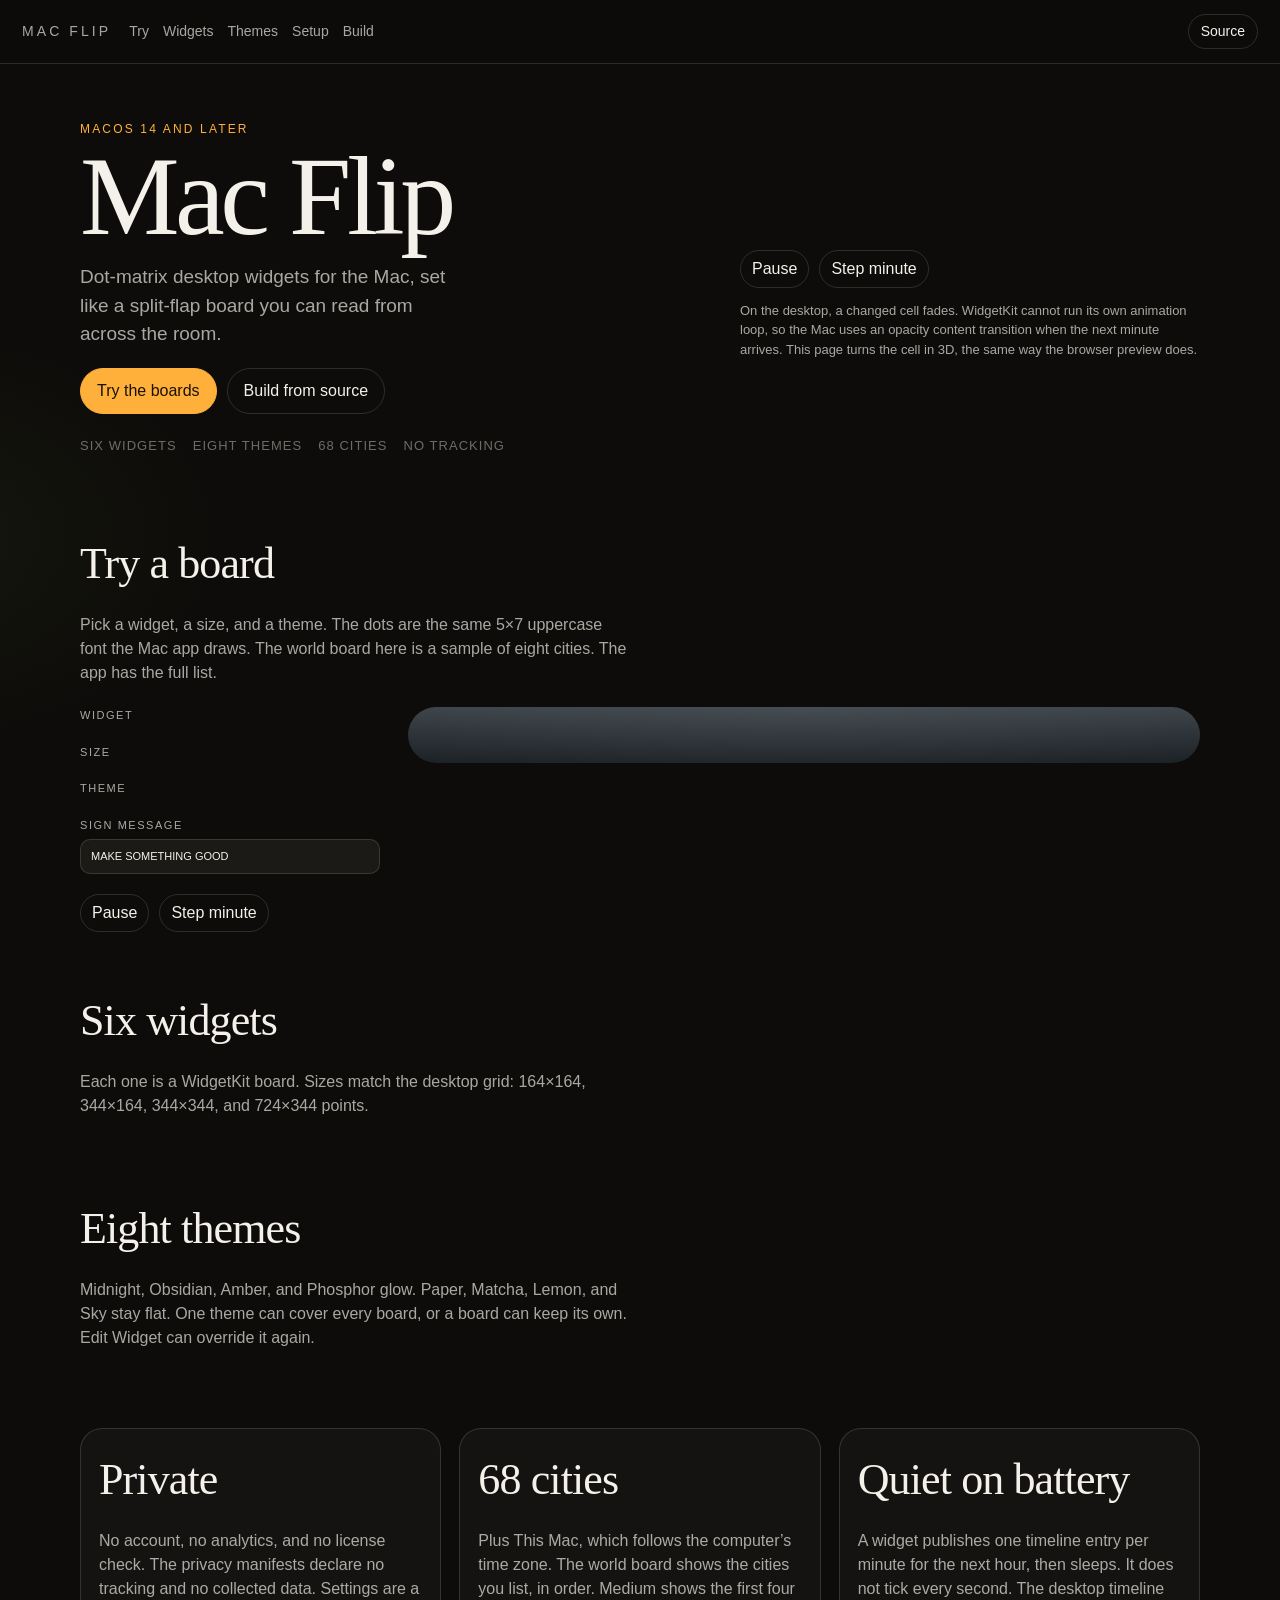
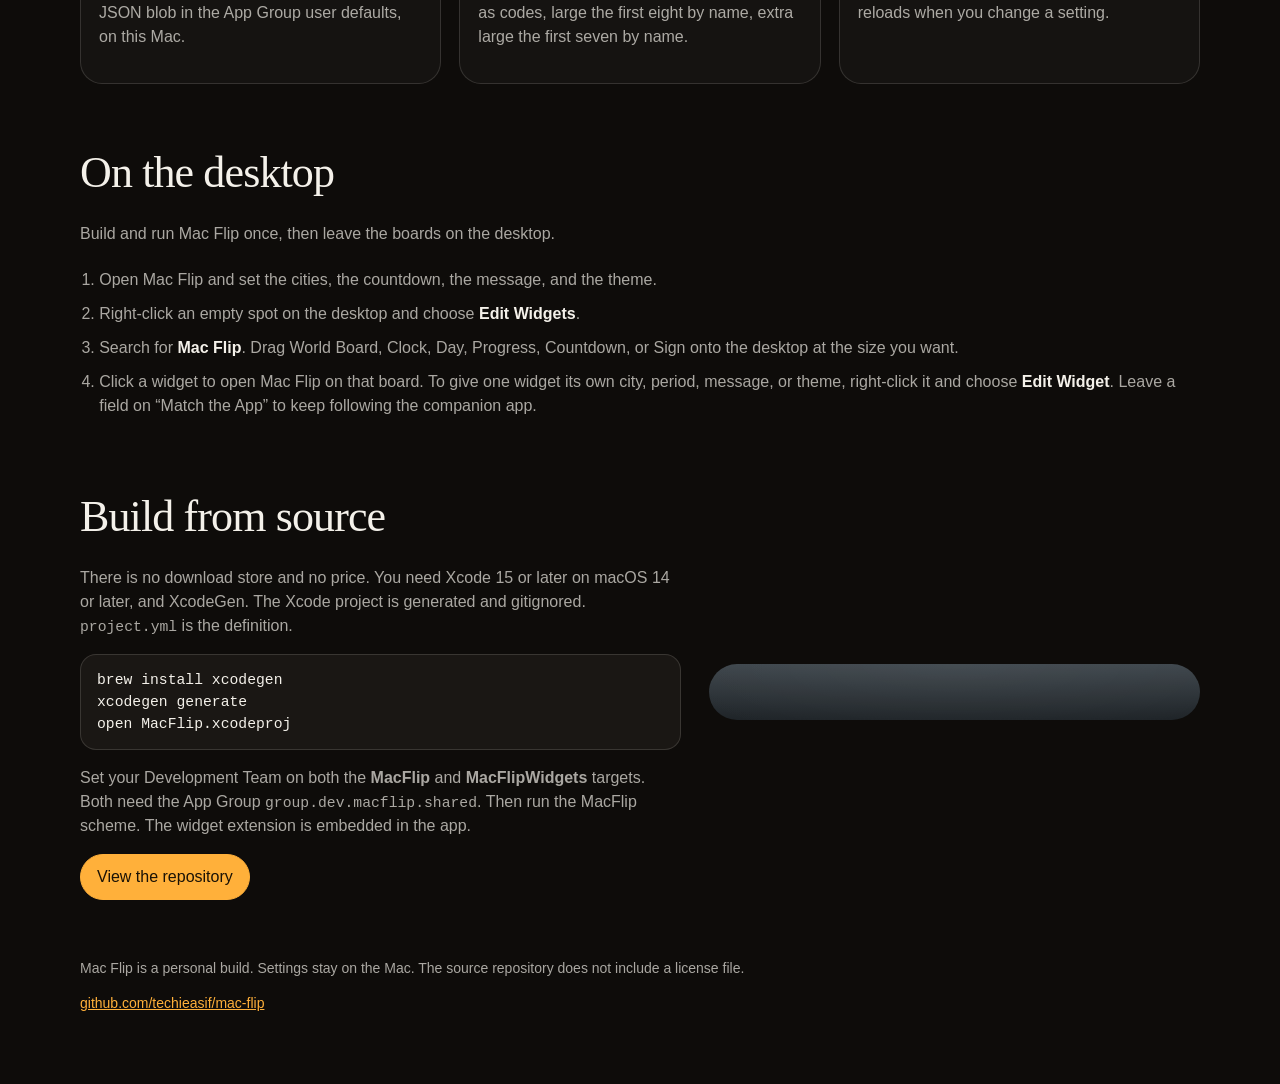
<file: site/index.html>
<!DOCTYPE html>
<html lang="en">
<head>
  <meta charset="utf-8">
  <meta name="viewport" content="width=device-width, initial-scale=1">
  <meta name="color-scheme" content="dark">
  <meta name="description" content="Mac Flip is a set of dot-matrix desktop widgets for the Mac. World clocks, a clock, the day, progress, a countdown, and a sign. Private, and quiet between minutes.">
  <meta property="og:title" content="Mac Flip">
  <meta property="og:description" content="Dot-matrix desktop widgets for the Mac. Six boards, eight themes, and no tracking.">
  <meta property="og:type" content="website">
  <meta property="og:url" content="https://techieasif.github.io/mac-flip/">
  <meta name="twitter:card" content="summary">
  <meta name="twitter:title" content="Mac Flip">
  <meta name="twitter:description" content="Dot-matrix desktop widgets for the Mac. Six boards, eight themes, and no tracking.">
  <title>Mac Flip — dot-matrix desktop widgets</title>
  <link rel="icon" href="favicon.png">
  <link rel="stylesheet" href="styles.css">
</head>
<body>
  <a class="skip" href="#try">Skip to the boards</a>
  <header class="nav">
    <a class="wordmark" href="#top">Mac Flip</a>
    <nav>
      <a href="#try">Try</a>
      <a href="#widgets">Widgets</a>
      <a href="#themes">Themes</a>
      <a href="#setup">Setup</a>
      <a href="#build">Build</a>
    </nav>
    <a class="nav-cta" href="https://github.com/techieasif/mac-flip">Source</a>
  </header>

  <main id="top">
    <section class="hero">
      <div class="hero-copy">
        <p class="eyebrow">macOS 14 and later</p>
        <h1>Mac Flip</h1>
        <p class="pitch">Dot-matrix desktop widgets for the Mac, set like a split-flap board you can read from across the room.</p>
        <div class="hero-actions">
          <a class="button primary" href="#try">Try the boards</a>
          <a class="button" href="#build">Build from source</a>
        </div>
        <ul class="facts">
          <li>Six widgets</li>
          <li>Eight themes</li>
          <li>68 cities</li>
          <li>No tracking</li>
        </ul>
      </div>
      <div class="hero-stage">
        <div id="hero-mount" class="mount"></div>
        <p id="hero-caption" class="caption"></p>
        <div class="hero-tools">
          <button type="button" id="hero-pause" class="text-button">Pause</button>
          <button type="button" id="hero-step" class="text-button">Step minute</button>
        </div>
        <p class="aside">On the desktop, a changed cell fades. WidgetKit cannot run its own animation loop, so the Mac uses an opacity content transition when the next minute arrives. This page turns the cell in 3D, the same way the browser preview does.</p>
      </div>
    </section>

    <section id="try" class="panel">
      <div class="section-head">
        <h2>Try a board</h2>
        <p>Pick a widget, a size, and a theme. The dots are the same 5×7 uppercase font the Mac app draws. The world board here is a sample of eight cities. The app has the full list.</p>
      </div>
      <div class="try-layout">
        <div class="controls">
          <div class="control">
            <span id="widget-label">Widget</span>
            <div class="choices" id="widget-choices" role="group" aria-labelledby="widget-label"></div>
          </div>
          <div class="control">
            <span id="size-label">Size</span>
            <div class="choices" id="size-choices" role="group" aria-labelledby="size-label"></div>
          </div>
          <div class="control">
            <span id="theme-label">Theme</span>
            <div class="choices" id="theme-choices" role="group" aria-labelledby="theme-label"></div>
          </div>
          <label class="field" for="message">Sign message
            <input id="message" maxlength="80" value="MAKE SOMETHING GOOD" autocomplete="off">
          </label>
          <div class="row-actions">
            <button type="button" id="try-pause" class="text-button">Pause</button>
            <button type="button" id="try-step" class="text-button">Step minute</button>
          </div>
        </div>
        <div class="try-stage">
          <div id="try-mount" class="mount desk"></div>
          <p id="try-caption" class="caption"></p>
        </div>
      </div>
    </section>

    <section id="widgets" class="panel">
      <div class="section-head">
        <h2>Six widgets</h2>
        <p>Each one is a WidgetKit board. Sizes match the desktop grid: 164×164, 344×164, 344×344, and 724×344 points.</p>
      </div>
      <div id="widget-grid" class="widget-grid"></div>
    </section>

    <section id="themes" class="panel">
      <div class="section-head">
        <h2>Eight themes</h2>
        <p>Midnight, Obsidian, Amber, and Phosphor glow. Paper, Matcha, Lemon, and Sky stay flat. One theme can cover every board, or a board can keep its own. Edit Widget can override it again.</p>
      </div>
      <div id="theme-grid" class="theme-grid"></div>
    </section>

    <section class="panel quiet" id="quiet">
      <article>
        <h2>Private</h2>
        <p>No account, no analytics, and no license check. The privacy manifests declare no tracking and no collected data. Settings are a JSON blob in the App Group user defaults, on this Mac.</p>
      </article>
      <article>
        <h2>68 cities</h2>
        <p>Plus This Mac, which follows the computer’s time zone. The world board shows the cities you list, in order. Medium shows the first four as codes, large the first eight by name, extra large the first seven by name.</p>
      </article>
      <article>
        <h2>Quiet on battery</h2>
        <p>A widget publishes one timeline entry per minute for the next hour, then sleeps. It does not tick every second. The desktop timeline reloads when you change a setting.</p>
      </article>
    </section>

    <section id="setup" class="panel">
      <div class="section-head">
        <h2>On the desktop</h2>
        <p>Build and run Mac Flip once, then leave the boards on the desktop.</p>
      </div>
      <ol class="steps">
        <li>Open Mac Flip and set the cities, the countdown, the message, and the theme.</li>
        <li>Right-click an empty spot on the desktop and choose <strong>Edit Widgets</strong>.</li>
        <li>Search for <strong>Mac Flip</strong>. Drag World Board, Clock, Day, Progress, Countdown, or Sign onto the desktop at the size you want.</li>
        <li>Click a widget to open Mac Flip on that board. To give one widget its own city, period, message, or theme, right-click it and choose <strong>Edit Widget</strong>. Leave a field on “Match the App” to keep following the companion app.</li>
      </ol>
    </section>

    <section id="build" class="panel build">
      <div>
        <h2>Build from source</h2>
        <p>There is no download store and no price. You need Xcode 15 or later on macOS 14 or later, and XcodeGen. The Xcode project is generated and gitignored. <code>project.yml</code> is the definition.</p>
        <pre><code>brew install xcodegen
xcodegen generate
open MacFlip.xcodeproj</code></pre>
        <p>Set your Development Team on both the <strong>MacFlip</strong> and <strong>MacFlipWidgets</strong> targets. Both need the App Group <code>group.dev.macflip.shared</code>. Then run the MacFlip scheme. The widget extension is embedded in the app.</p>
        <a class="button primary" href="https://github.com/techieasif/mac-flip">View the repository</a>
      </div>
      <div id="build-mount" class="mount desk build-board"></div>
    </section>
  </main>

  <footer>
    <p>Mac Flip is a personal build. Settings stay on the Mac. The source repository does not include a license file.</p>
    <p><a href="https://github.com/techieasif/mac-flip">github.com/techieasif/mac-flip</a></p>
  </footer>

  <script src="font.js"></script>
  <script src="board.js"></script>
  <script src="landing.js"></script>
</body>
</html>
</file>
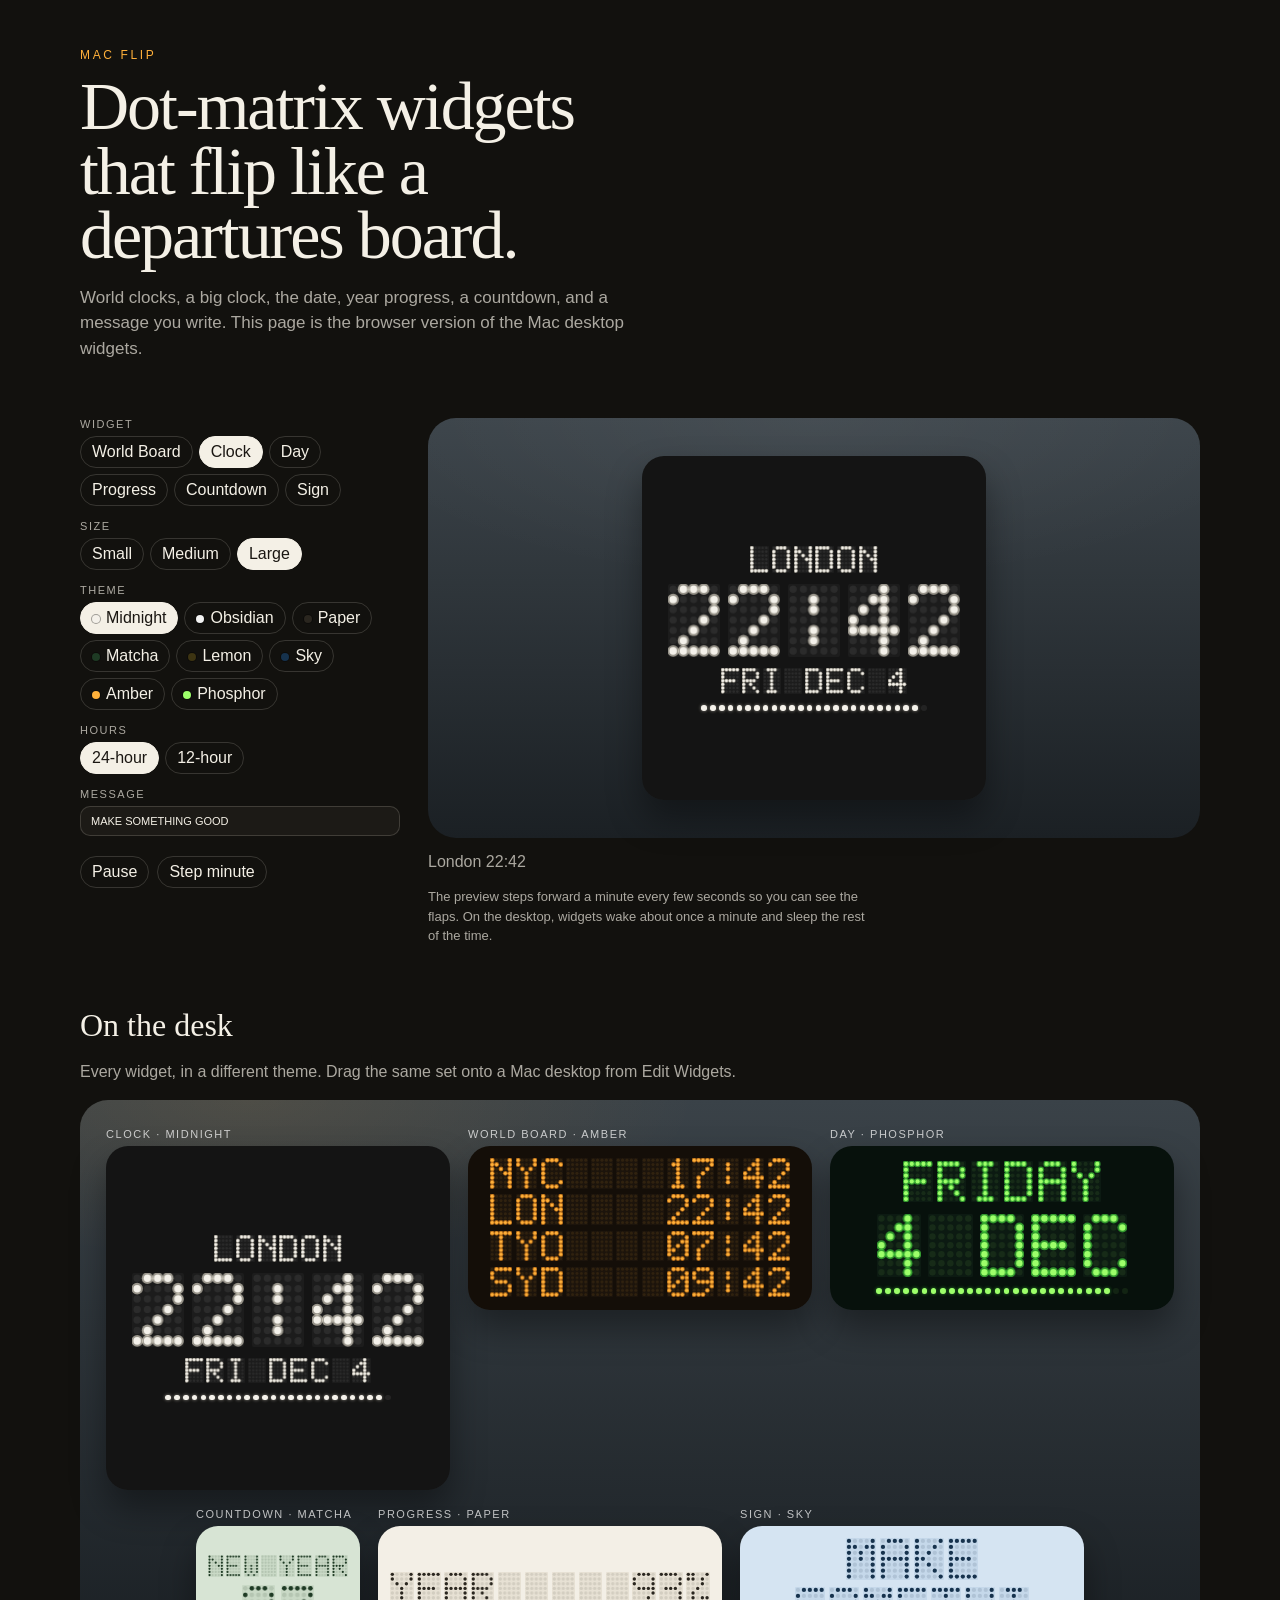
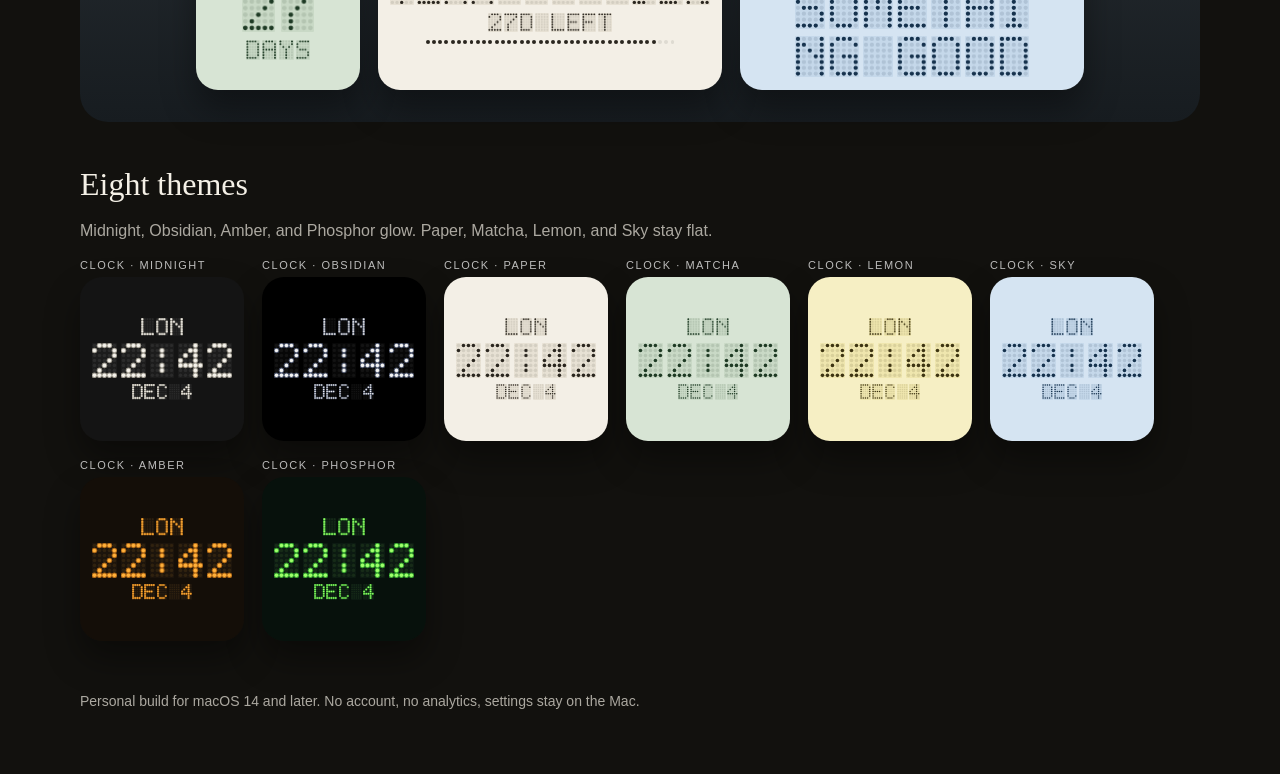
<file: WebPreview/index.html>
<!DOCTYPE html>
<html lang="en">
<head>
  <meta charset="utf-8">
  <meta name="viewport" content="width=device-width, initial-scale=1">
  <title>Mac Flip — dot-matrix widgets</title>
  <link rel="stylesheet" href="styles.css">
</head>
<body>
  <header class="top">
    <p class="mark">Mac Flip</p>
    <h1>Dot-matrix widgets that flip like a departures board.</h1>
    <p class="lede">World clocks, a big clock, the date, year progress, a countdown, and a message you write. This page is the browser version of the Mac desktop widgets.</p>
  </header>

  <section class="try" id="try">
    <div class="controls">
      <div class="control">
        <span>Widget</span>
        <div class="choices" id="widget-choices"></div>
      </div>
      <div class="control">
        <span>Size</span>
        <div class="choices" id="size-choices"></div>
      </div>
      <div class="control">
        <span>Theme</span>
        <div class="choices" id="theme-choices"></div>
      </div>
      <div class="control">
        <span>Hours</span>
        <div class="choices" id="hour-choices"></div>
      </div>
      <label class="field" id="message-field">
        Message
        <input id="message" maxlength="80" value="MAKE SOMETHING GOOD">
      </label>
      <div class="row-actions">
        <button type="button" id="pause" class="text-button">Pause</button>
        <button type="button" id="step" class="text-button">Step minute</button>
      </div>
    </div>
    <div class="stage-wrap">
      <div id="stage"></div>
      <p id="caption" class="caption"></p>
      <p class="hint">The preview steps forward a minute every few seconds so you can see the flaps. On the desktop, widgets wake about once a minute and sleep the rest of the time.</p>
    </div>
  </section>

  <section class="desk-section" id="desk-section">
    <h2>On the desk</h2>
    <p class="section-copy">Every widget, in a different theme. Drag the same set onto a Mac desktop from Edit Widgets.</p>
    <div id="desk" class="desk"></div>
  </section>

  <section id="themes-section">
    <h2>Eight themes</h2>
    <p class="section-copy">Midnight, Obsidian, Amber, and Phosphor glow. Paper, Matcha, Lemon, and Sky stay flat.</p>
    <div id="themes" class="theme-grid"></div>
  </section>

  <footer>
    <p>Personal build for macOS 14 and later. No account, no analytics, settings stay on the Mac.</p>
  </footer>
  <script src="font.js"></script>
  <script src="board.js"></script>
  <script src="app.js"></script>
</body>
</html>
</file>
<file: site/styles.css>
:root {
  color-scheme: dark;
  --ink: #f4f1ea;
  --muted: rgba(244, 241, 234, 0.68);
  --faint: rgba(244, 241, 234, 0.42);
  --line: rgba(244, 241, 234, 0.14);
  --bg: #0e0c0a;
  --panel: #161310;
  --accent: #ffb03a;
  --desk-top: #3c444a;
  --desk-bottom: #1b2024;
  --sans: "Avenir Next", "Segoe UI", sans-serif;
  --serif: Palatino, "Iowan Old Style", "Palatino Linotype", Georgia, serif;
}

* { box-sizing: border-box; }

html { scroll-behavior: smooth; }

body {
  margin: 0;
  background:
    radial-gradient(900px 480px at 80% -10%, rgba(255, 176, 58, 0.14), transparent 55%),
    radial-gradient(700px 420px at -10% 20%, rgba(157, 255, 106, 0.05), transparent 50%),
    var(--bg);
  color: var(--ink);
  font-family: var(--sans);
  line-height: 1.5;
}

.skip {
  position: absolute;
  left: 12px;
  top: -40px;
  background: var(--ink);
  color: #1a1612;
  padding: 8px 12px;
  z-index: 20;
}

.skip:focus { top: 12px; }

.nav {
  position: sticky;
  top: 0;
  z-index: 10;
  display: flex;
  align-items: center;
  gap: 18px;
  padding: 14px 22px;
  background: rgba(14, 12, 10, 0.82);
  backdrop-filter: blur(16px);
  border-bottom: 1px solid var(--line);
}

.wordmark {
  color: var(--accent);
  text-decoration: none;
  letter-spacing: 0.22em;
  text-transform: uppercase;
  font-size: 13px;
}

.nav nav {
  display: flex;
  flex-wrap: wrap;
  gap: 14px;
  margin-right: auto;
}

.nav a {
  color: var(--muted);
  text-decoration: none;
  font-size: 14px;
}

.nav a:hover,
.nav a:focus-visible { color: var(--ink); }

.nav-cta {
  border: 1px solid var(--line);
  border-radius: 999px;
  padding: 6px 12px;
  color: var(--ink) !important;
}

.hero, .panel, footer {
  width: min(1120px, calc(100% - 32px));
  margin-left: auto;
  margin-right: auto;
}

.hero {
  display: grid;
  grid-template-columns: minmax(0, 1fr) minmax(280px, 460px);
  gap: 36px;
  align-items: center;
  padding: 56px 0 28px;
}

.eyebrow {
  margin: 0 0 10px;
  letter-spacing: 0.18em;
  text-transform: uppercase;
  font-size: 12px;
  color: var(--accent);
}

h1 {
  margin: 0;
  font-family: var(--serif);
  font-weight: 500;
  font-size: clamp(64px, 10vw, 112px);
  line-height: 0.86;
  letter-spacing: -0.04em;
}

.pitch {
  max-width: 36ch;
  font-size: 19px;
  color: var(--muted);
}

.hero-actions, .row-actions, .hero-tools {
  display: flex;
  flex-wrap: wrap;
  gap: 10px;
}

.button, .text-button, .choices button, .field input {
  font: inherit;
  color: var(--ink);
}

.button {
  display: inline-block;
  text-decoration: none;
  border: 1px solid var(--line);
  border-radius: 999px;
  padding: 10px 16px;
}

.button.primary {
  background: var(--accent);
  color: #1a1206;
  border-color: var(--accent);
}

.facts {
  display: flex;
  flex-wrap: wrap;
  gap: 8px 16px;
  margin: 22px 0 0;
  padding: 0;
  list-style: none;
  color: var(--faint);
  font-size: 13px;
  letter-spacing: 0.08em;
  text-transform: uppercase;
}

.hero-stage, .try-stage, .build {
  min-width: 0;
}

.mount {
  display: flex;
  justify-content: center;
}

.desk {
  padding: 28px 16px;
  border-radius: 28px;
  background:
    radial-gradient(800px 240px at 50% 0%, rgba(255, 255, 255, 0.05), transparent 60%),
    linear-gradient(180deg, var(--desk-top), var(--desk-bottom));
}

.caption, .aside, .section-head p, .quiet p, .steps, .build p, footer p {
  color: var(--muted);
}

.caption { min-height: 1.4em; margin: 12px 0; text-align: center; }

.aside { font-size: 13px; }

.text-button, .choices button {
  border: 1px solid var(--line);
  background: transparent;
  border-radius: 999px;
  padding: 6px 11px;
  cursor: pointer;
}

.choices button[aria-pressed="true"] {
  background: var(--ink);
  color: #1a1612;
  border-color: var(--ink);
}

.button:focus-visible, .text-button:focus-visible, .choices button:focus-visible, .field input:focus-visible, .nav a:focus-visible {
  outline: 2px solid var(--accent);
  outline-offset: 2px;
}

.panel { padding: 48px 0 8px; }

.section-head { max-width: 62ch; margin-bottom: 22px; }

h2, h3 {
  font-family: var(--serif);
  font-weight: 500;
  letter-spacing: -0.02em;
}

h2 { margin: 0 0 8px; font-size: clamp(32px, 4vw, 44px); }

h3 { margin: 0 0 8px; font-size: 26px; }

.try-layout {
  display: grid;
  grid-template-columns: minmax(220px, 300px) minmax(0, 1fr);
  gap: 28px;
  align-items: start;
}

.controls { display: flex; flex-direction: column; gap: 14px; }

.control span, .field {
  display: block;
  margin-bottom: 6px;
  font-size: 11px;
  letter-spacing: 0.14em;
  text-transform: uppercase;
  color: var(--muted);
}

.choices { display: flex; flex-wrap: wrap; gap: 6px; }

.swatch {
  width: 8px;
  height: 8px;
  border-radius: 50%;
  display: inline-block;
  margin-right: 6px;
  vertical-align: middle;
  box-shadow: 0 0 0 1px rgba(0, 0, 0, 0.35);
}

.field input {
  width: 100%;
  margin-top: 6px;
  padding: 8px 10px;
  border-radius: 10px;
  border: 1px solid var(--line);
  background: #1c1a16;
}

.widget-grid {
  display: grid;
  grid-template-columns: repeat(2, minmax(0, 1fr));
  gap: 18px;
}

.widget-card, .quiet article, .theme-card {
  background: rgba(255, 255, 255, 0.03);
  border: 1px solid var(--line);
  border-radius: 22px;
  padding: 18px;
  min-width: 0;
  overflow: hidden;
}

.widget-card p, .theme-card p { color: var(--muted); margin: 0 0 14px; }

.meta {
  color: var(--faint) !important;
  font-size: 12px;
  letter-spacing: 0.08em;
  text-transform: uppercase;
}

.theme-grid {
  display: grid;
  grid-template-columns: repeat(4, minmax(0, 1fr));
  gap: 12px;
}

.theme-card {
  display: flex;
  flex-direction: column;
  align-items: center;
  cursor: pointer;
  text-align: center;
  color: inherit;
  width: 100%;
  font: inherit;
}

.theme-card strong { display: block; margin-bottom: 10px; }

.quiet {
  display: grid;
  grid-template-columns: repeat(3, minmax(0, 1fr));
  gap: 18px;
}

.steps { margin: 0; padding-left: 1.2em; }

.steps li { margin: 0 0 10px; }

.steps strong { color: var(--ink); font-weight: 600; }

.build {
  display: grid;
  grid-template-columns: minmax(0, 1.1fr) minmax(0, 0.9fr);
  gap: 28px;
  align-items: center;
}

pre {
  overflow: auto;
  padding: 14px 16px;
  border-radius: 16px;
  background: #1a1714;
  border: 1px solid var(--line);
  color: var(--ink);
}

code { font-family: "SF Mono", ui-monospace, "Cascadia Code", monospace; font-size: 0.92em; }

footer {
  padding: 36px 0 56px;
  font-size: 14px;
}

footer a { color: var(--accent); }

figure.macflip-figure { margin: 0; max-width: 100%; }

.macflip-figure figcaption { display: none; }

figcaption {
  margin: 0 0 8px;
  font-size: 11px;
  letter-spacing: 0.14em;
  text-transform: uppercase;
  color: rgba(255, 255, 255, 0.72);
  text-align: center;
}

.widget {
  border-radius: 22px;
  overflow: hidden;
  box-shadow: 0 18px 34px rgba(0, 0, 0, 0.38);
  transform-origin: top center;
}

.board {
  width: 100%;
  height: 100%;
  perspective: 900px;
}

.board-inner {
  height: 100%;
  display: flex;
  flex-direction: column;
  align-items: center;
  justify-content: center;
}

.line { display: flex; align-items: center; }

.flap {
  position: relative;
  transform-style: preserve-3d;
  transition: transform 0.18s ease-in;
}

.flap canvas { display: block; position: relative; z-index: 1; }

.flap.turning { transform: rotateX(-78deg); }

.bar { display: flex; align-items: center; }

.try-layout > *,
.build > *,
.widget-grid > *,
.theme-grid > *,
.quiet > * {
  min-width: 0;
}

@media (max-width: 900px) {
  .hero, .try-layout, .build, .quiet, .widget-grid { grid-template-columns: 1fr; }
  .theme-grid { grid-template-columns: repeat(2, minmax(0, 1fr)); }
  .nav { flex-wrap: wrap; }
  .hero { padding-top: 32px; }
}

@media (prefers-reduced-motion: reduce) {
  html { scroll-behavior: auto; }
  .flap { transition: none; }
}
</file>
<file: WebPreview/styles.css>
:root {
  color-scheme: dark;
  --ink: #f4f0e6;
  --muted: rgba(244, 240, 230, 0.68);
  --line: rgba(244, 240, 230, 0.16);
  --bg: #12110e;
  --accent: #ffb03a;
  font-family: "Avenir Next", "Segoe UI", sans-serif;
}

* { box-sizing: border-box; }

body {
  margin: 0;
  background:
    radial-gradient(900px 420px at 10% -10%, rgba(255, 176, 58, 0.08), transparent 55%),
    var(--bg);
  color: var(--ink);
}

.top, .try, .desk-section, #themes-section, footer {
  width: min(1120px, calc(100% - 32px));
  margin-left: auto;
  margin-right: auto;
}

.top { padding: 48px 0 12px; }

.mark {
  margin: 0 0 12px;
  letter-spacing: 0.22em;
  text-transform: uppercase;
  font-size: 12px;
  color: var(--accent);
}

h1 {
  margin: 0;
  max-width: 16ch;
  font-family: Palatino, "Iowan Old Style", "Palatino Linotype", Georgia, serif;
  font-weight: 500;
  font-size: clamp(40px, 6vw, 68px);
  line-height: 0.95;
  letter-spacing: -0.03em;
}

.lede, .section-copy, .hint, .caption, footer p {
  color: var(--muted);
  line-height: 1.5;
}

.lede { max-width: 62ch; font-size: 17px; }

h2 {
  margin: 0 0 6px;
  font-family: Palatino, Georgia, serif;
  font-weight: 500;
  font-size: 32px;
}

.try {
  display: grid;
  grid-template-columns: minmax(240px, 320px) 1fr;
  gap: 28px;
  padding: 28px 0 12px;
  align-items: start;
}

.controls { display: flex; flex-direction: column; gap: 14px; }

.control span, .field {
  display: block;
  margin-bottom: 6px;
  font-size: 11px;
  letter-spacing: 0.14em;
  text-transform: uppercase;
  color: var(--muted);
}

.choices { display: flex; flex-wrap: wrap; gap: 6px; }

.choices button, .text-button, .field input {
  font: inherit;
  color: var(--ink);
}

.choices button, .text-button {
  border: 1px solid var(--line);
  background: transparent;
  border-radius: 999px;
  padding: 6px 11px;
  cursor: pointer;
}

.choices button[aria-pressed="true"] {
  background: var(--ink);
  color: #1a1612;
  border-color: var(--ink);
}

.choices button:focus-visible, .text-button:focus-visible, .field input:focus-visible {
  outline: 2px solid var(--accent);
  outline-offset: 2px;
}

.swatch {
  width: 8px;
  height: 8px;
  border-radius: 50%;
  display: inline-block;
  margin-right: 6px;
  vertical-align: middle;
  box-shadow: 0 0 0 1px rgba(0, 0, 0, 0.35);
}

.field input {
  width: 100%;
  margin-top: 6px;
  padding: 8px 10px;
  border-radius: 10px;
  border: 1px solid var(--line);
  background: #1c1a16;
}

.row-actions { display: flex; gap: 8px; }

.stage-wrap { min-height: 420px; }

.stage-card figcaption { display: none; }

.stage-card {
  display: flex;
  align-items: center;
  justify-content: center;
  min-height: 420px;
  padding: 28px 16px;
  border-radius: 28px;
  background:
    radial-gradient(800px 280px at 50% 0%, rgba(255, 255, 255, 0.05), transparent 60%),
    linear-gradient(180deg, #3c444a, #1b2024);
}

.caption { min-height: 1.4em; margin: 12px 0 0; }

.hint { font-size: 13px; max-width: 62ch; }

.desk-section, #themes-section { padding: 36px 0 8px; }

.desk, .theme-grid {
  display: flex;
  flex-wrap: wrap;
  gap: 18px;
  align-items: flex-start;
}

.desk {
  justify-content: center;
  padding: 28px 20px 32px;
  border-radius: 28px;
  background:
    radial-gradient(900px 320px at 15% 0%, rgba(255, 176, 58, 0.1), transparent 50%),
    linear-gradient(180deg, #3a4248, #171c20);
}

figure { margin: 0; }

figcaption {
  margin: 0 0 6px;
  font-size: 11px;
  letter-spacing: 0.14em;
  text-transform: uppercase;
  color: rgba(255, 255, 255, 0.72);
}

.widget {
  border-radius: 22px;
  overflow: hidden;
  box-shadow: 0 18px 34px rgba(0, 0, 0, 0.38);
}

.board {
  width: 100%;
  height: 100%;
  perspective: 900px;
}

.board-inner {
  height: 100%;
  display: flex;
  flex-direction: column;
  align-items: center;
  justify-content: center;
}

.line { display: flex; align-items: center; }

.flap {
  position: relative;
  transform-style: preserve-3d;
  transition: transform 0.18s ease-in;
}

.flap canvas { display: block; position: relative; z-index: 1; }

.flap.turning { transform: rotateX(-78deg); }

.frozen-flip .flap { transform: rotateX(-72deg); transition: none; }

.bar { display: flex; align-items: center; }

footer { padding: 28px 0 48px; font-size: 14px; }

@media (max-width: 800px) {
  .try { grid-template-columns: 1fr; }
  .stage-card, .stage-wrap { min-height: 280px; }
  h1 { max-width: none; }
}

body.shot-wall .top,
body.shot-wall .try,
body.shot-wall #themes-section,
body.shot-wall footer,
body.shot-wall .desk-section h2,
body.shot-wall .section-copy { display: none; }

body.shot-wall { background: #1b2024; }
body.shot-wall .desk-section { width: 100%; padding: 20px; }
body.shot-wall .desk { border-radius: 0; min-height: calc(100vh - 40px); align-items: center; }

body.shot-clock .top,
body.shot-clock .desk-section,
body.shot-clock #themes-section,
body.shot-clock footer,
body.shot-clock .controls,
body.shot-clock .caption,
body.shot-clock .hint,
body.shot-flip .top,
body.shot-flip .desk-section,
body.shot-flip #themes-section,
body.shot-flip footer,
body.shot-flip .controls,
body.shot-flip .caption,
body.shot-flip .hint,
body.shot-world .top,
body.shot-world .desk-section,
body.shot-world #themes-section,
body.shot-world footer,
body.shot-world .controls,
body.shot-world .caption,
body.shot-world .hint { display: none; }

body.shot-clock .try,
body.shot-flip .try,
body.shot-world .try {
  width: 100%;
  min-height: 100vh;
  display: flex;
  align-items: center;
  justify-content: center;
  padding: 0;
}

body.shot-clock .stage-wrap,
body.shot-flip .stage-wrap,
body.shot-world .stage-wrap,
body.shot-clock .stage-card,
body.shot-flip .stage-card,
body.shot-world .stage-card {
  min-height: 100vh;
  width: 100%;
  border-radius: 0;
}

body.shot-themes .top,
body.shot-themes .try,
body.shot-themes .desk-section,
body.shot-themes footer,
body.shot-themes #themes-section h2,
body.shot-themes #themes-section .section-copy { display: none; }

body.shot-themes { background: #1b2024; }
body.shot-themes #themes-section { width: 100%; padding: 28px; }
body.shot-themes .theme-grid { justify-content: center; }

@media (prefers-reduced-motion: reduce) {
  .flap { transition: none; }
}
</file>
